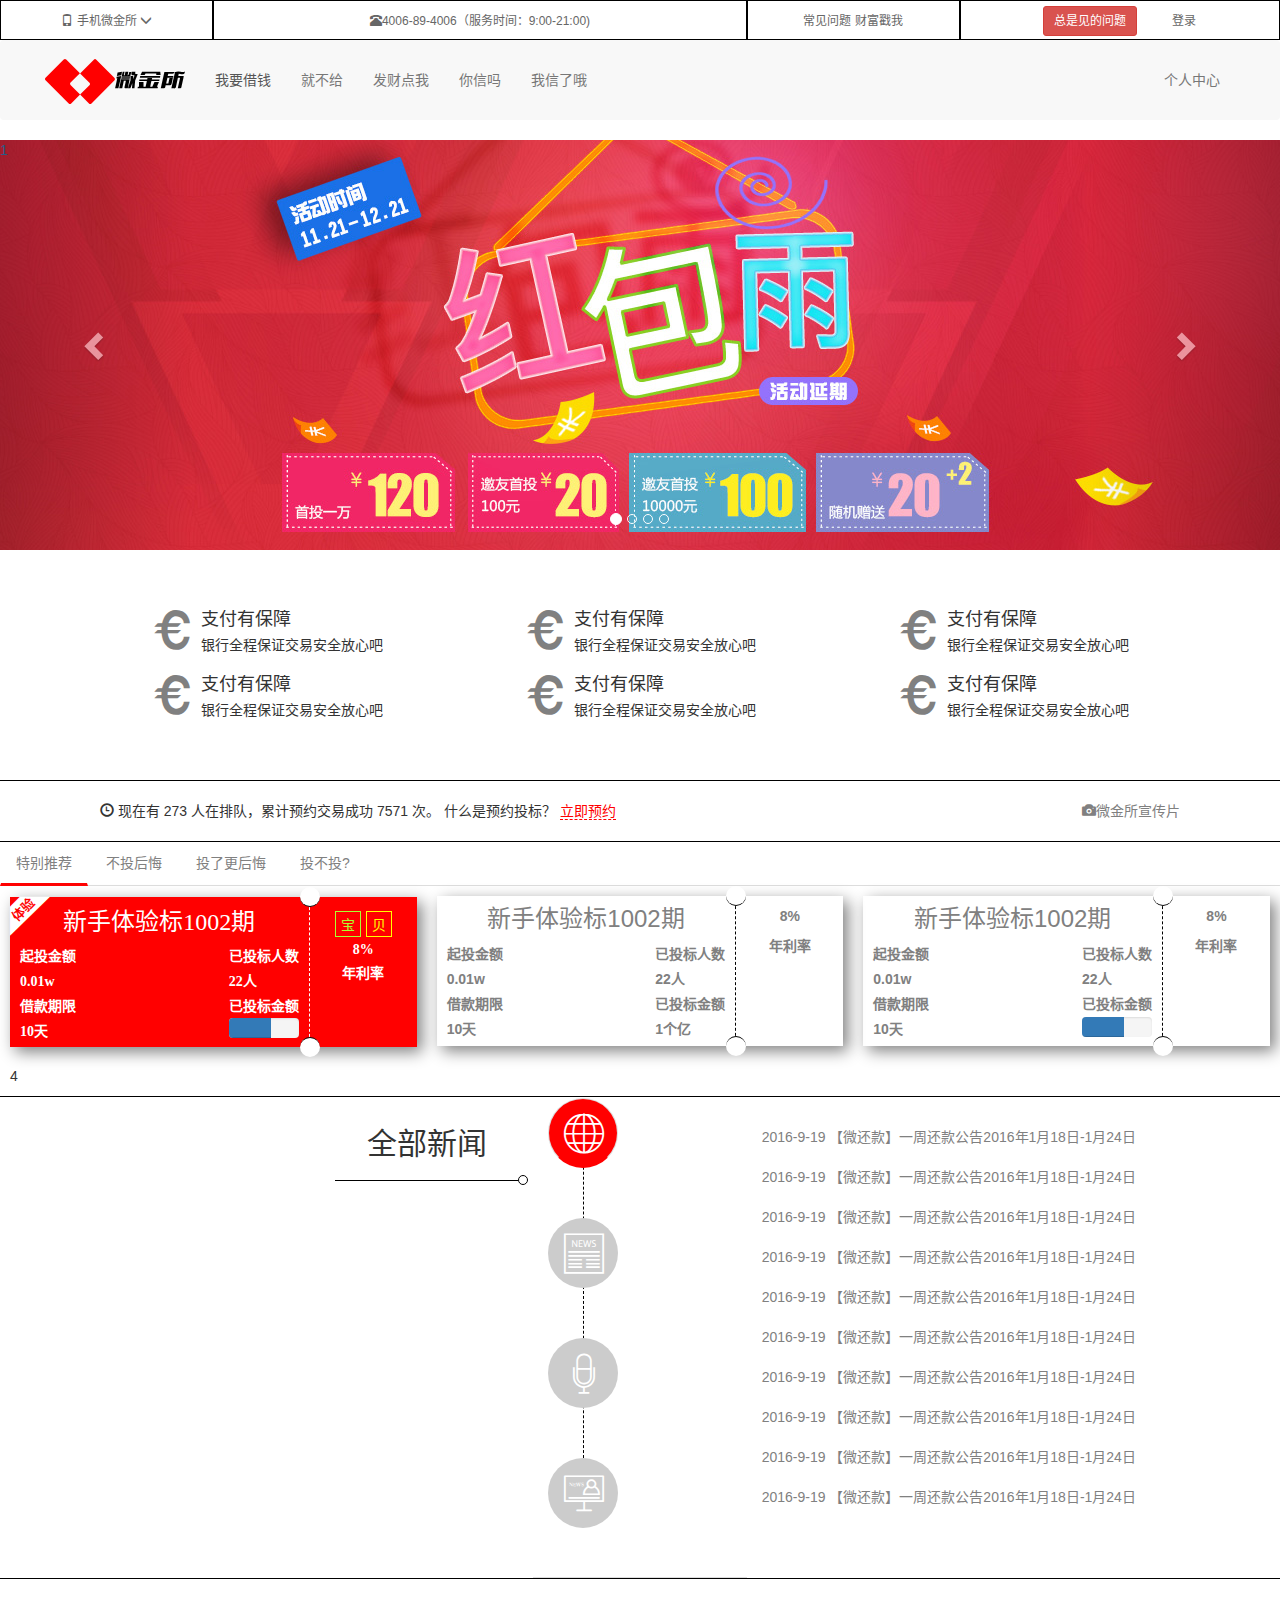
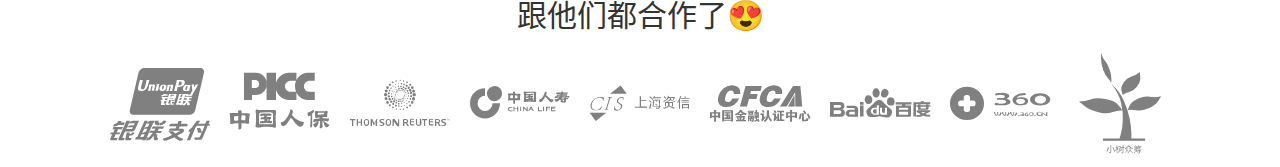
<file: index.html>
<!DOCTYPE html>
<html lang="zh-CN">

<head>
  <meta charset="utf-8">
  <!-- ie 强制按照edge 的方式去渲染页面  微软整出来的  -->
  <meta http-equiv="X-UA-Compatible" content="IE=edge">
  <!-- 视口属性  这里也可以添加 自己的 视口属性 比如禁用缩放 -->
  <meta name="viewport" content="width=device-width, initial-scale=1">
  <!-- 上述3个meta标签*必须*放在最前面，任何其他内容都*必须*跟随其后！ -->
  <title>Bootstrap 101 Template</title>

  <!-- Bootstrap -->
  <link href="lib/css/bootstrap.min.css" rel="stylesheet">
  <!-- 导入 自己的 css -->
  <link rel="stylesheet" type="text/css" href="css/index.css" />

  <!-- HTML5 shim and Respond.js for IE8 support of HTML5 elements and media queries -->
  <!-- WARNING: Respond.js doesn't work if you view the page via file:// -->
  <!--emmet语法 cc:ie6-->
  <!-- 第一个 js 是html5中新语义标签的 兼容性 -->
  <!-- 响应式 依托于 哪个技术 媒体查询
      respond.min.js 解决 低版本ie中 的 媒体查询兼容性问题
      使用默认的 cdn服务即可
      商业网站 上线以后 一定是互联网环境
   -->

  <!--[if lt IE 9]>
      <script src="https://cdn.bootcss.com/html5shiv/3.7.3/html5shiv.min.js"></script>
      <script src="https://cdn.bootcss.com/respond.js/1.4.2/respond.min.js"></script>
    <![endif]-->
</head>

<body>
  <!-- 添加响应式工具类 -->
  <!-- 顶部通栏 -->
  <header class='visible-lg'>
    <!-- 容器 row col -->
    <div class="container-fluid">
      <div class="row">
        <div class="col-lg-2">
          <a href="javascript:void(0)"><span class='glyphicon glyphicon-phone'></span> 手机微金所 <span class='glyphicon glyphicon-menu-down'></span>
          <img src="images/code.jpg" alt=""></a>
        </div>
        <div class="col-lg-5">
          <a href="javascript:void(0)"><span class='glyphicon glyphicon-phone-alt'></span>4006-89-4006（服务时间：9:00-21:00)</a>
        </div>
        <div class="col-lg-2">
          <a href="javascript:void(0)">常见问题</a>
          <a href="javascript:void(0)">财富戳我</a>
        </div>
        <div class="col-lg-3">
          <input class='btn btn-danger btn-sm' type="button" value='总是见的问题'> &nbsp; &nbsp; &nbsp; &nbsp;
          <a href="javascript:void(0)">登录</a>
        </div>
      </div>
    </div>
  </header>

  <!-- 导航栏 -->
  <nav id='wjs-navbar' class=" navbar navbar-default">
    <div class="container-fluid">
      <!-- Brand and toggle get grouped for better mobile display -->
      <div class="navbar-header">
        <button type="button" class="navbar-toggle collapsed" data-toggle="collapse" data-target="#bs-example-navbar-collapse-1"
          aria-expanded="false">
        <span class="sr-only">Toggle navigation</span>
        <span class="icon-bar"></span>
        <span class="icon-bar"></span>
        <span class="icon-bar"></span>
      </button>
        <a class="navbar-brand" href="#">
          <!-- 微金所的 字体图标 -->
          <span class='wjsfont wjsfont-logo'></span>
          <span class='wjsfont wjsfont-name'></span>
        </a>
      </div>

      <!-- Collect the nav links, forms, and other content for toggling -->
      <div class="collapse navbar-collapse" id="bs-example-navbar-collapse-1">
        <ul class="nav navbar-nav">
          <li class="active"><a href="#">我要借钱 <span class="sr-only">(current)</span></a></li>
          <li><a href="#">就不给</a></li>
          <li><a href="#">发财点我</a></li>
          <li><a href="#">你信吗</a></li>
          <li><a href="#">我信了哦</a></li>

        </ul>

        <ul class="nav navbar-nav navbar-right visible-lg visible-md">
          <li><a href="#">个人中心</a></li>
        </ul>
      </div>
      <!-- /.navbar-collapse -->
    </div>
    <!-- /.container-fluid -->
  </nav>


  <!-- 轮播图 -->
  <div id="carousel-example-generic" class="carousel slide wjs-banner" data-ride="carousel">
    <!-- Indicators -->
    <ol class="carousel-indicators">
      <li data-target="#carousel-example-generic" data-slide-to="0" class="active"></li>
      <li data-target="#carousel-example-generic" data-slide-to="1"></li>
      <li data-target="#carousel-example-generic" data-slide-to="2"></li>
      <li data-target="#carousel-example-generic" data-slide-to="3"></li>
    </ol>

    <!-- Wrapper for slides -->
    <div class="carousel-inner" role="listbox">
      <div class="item active">
        <!-- 只在 桌面端 显示 -->
        <a class='pc-bg-a hidden-xs' href="javascript:void(0)">1</a>

        <!-- 移动端的 图片 只在小屏幕 手机中看到 -->
        <a class='visible-xs' href="javascript:void(0)">
          <img src="images/slide_01_640x340.jpg" alt="">
        </a>
      </div>
      <div class="item">
        <!-- 只在 桌面端 显示 -->
        <a class='pc-bg-b hidden-xs' href="javascript:void(0)">2</a>
        <!-- 移动端的 图片 只在小屏幕 手机中看到 -->
        <a class='visible-xs' href="javascript:void(0)">
          <img src="images/slide_02_640x340.jpg" alt="">
        </a>
      </div>
      <div class="item">
        <!-- 只在 桌面端 显示 -->
        <a class='pc-bg-c hidden-xs' href="javascript:void(0)">3</a>
        <!-- 移动端的 图片 只在小屏幕 手机中看到 -->
        <a class='visible-xs' href="javascript:void(0)">
          <img src="images/slide_03_640x340.jpg" alt="">
        </a>
      </div>
      <div class="item">
        <!-- 只在 桌面端 显示 -->
        <a class='pc-bg-d hidden-xs' href="javascript:void(0)">4</a>
        <!-- 移动端的 图片 只在小屏幕 手机中看到 -->
        <a class='visible-xs' href="javascript:void(0)">
          <img src="images/slide_04_640x340.jpg" alt="">
        </a>
      </div>
    </div>

    <!-- Controls -->
    <a class="left carousel-control" href="#carousel-example-generic" role="button" data-slide="prev">
      <span class="glyphicon glyphicon-chevron-left" aria-hidden="true"></span>
      <span class="sr-only">Previous</span>
    </a>
    <a class="right carousel-control" href="#carousel-example-generic" role="button" data-slide="next">
      <span class="glyphicon glyphicon-chevron-right" aria-hidden="true"></span>
      <span class="sr-only">Next</span>
    </a>
  </div>

  <!-- 保障区域
      响应式工具类 在最小的屏幕下隐藏
   -->
  <div class="wjs-protect hidden-xs">
    <div class="container-fluid">
      <div class="row">
        <!-- 在中等屏幕 以及 大屏幕 都是 一行 3个 -->
        <div class="col-md-4 col-sm-6">
          <div class="media">
            <div class="media-left">
              <a href="#" class='glyphicon glyphicon-euro'>
              </a>
            </div>
            <div class="media-body">
              <h4 class="media-heading">支付有保障</h4>
              银行全程保证交易安全放心吧
            </div>
          </div>
        </div>
        <div class="col-md-4 col-sm-6">
          <div class="media">
            <div class="media-left">
              <a href="#" class='glyphicon glyphicon-euro'>
              </a>
            </div>
            <div class="media-body">
              <h4 class="media-heading">支付有保障</h4>
              银行全程保证交易安全放心吧
            </div>
          </div>
        </div>
        <div class="col-md-4 col-sm-6">
          <div class="media">
            <div class="media-left">
              <a href="#" class='glyphicon glyphicon-euro'>
              </a>
            </div>
            <div class="media-body">
              <h4 class="media-heading">支付有保障</h4>
              银行全程保证交易安全放心吧
            </div>
          </div>
        </div>
        <div class="col-md-4 col-sm-6">
          <div class="media">
            <div class="media-left">
              <a href="#" class='glyphicon glyphicon-euro'>
              </a>
            </div>
            <div class="media-body">
              <h4 class="media-heading">支付有保障</h4>
              银行全程保证交易安全放心吧
            </div>
          </div>
        </div>
        <div class="col-md-4 col-sm-6">
          <div class="media">
            <div class="media-left">
              <a href="#" class='glyphicon glyphicon-euro'>
              </a>
            </div>
            <div class="media-body">
              <h4 class="media-heading">支付有保障</h4>
              银行全程保证交易安全放心吧
            </div>
          </div>
        </div>
        <div class="col-md-4 col-sm-6">
          <div class="media">
            <div class="media-left">
              <a href="#" class='glyphicon glyphicon-euro'>
              </a>
            </div>
            <div class="media-body">
              <h4 class="media-heading">支付有保障</h4>
              银行全程保证交易安全放心吧
            </div>
          </div>
        </div>
      </div>
    </div>
  </div>


  <!-- 预约区域 
      容器类 默认为我们清除了浮动
   -->
  <div class="wjs-book container-fluid hidden-xs">
    <div class="pull-left">
      <span class='glyphicon glyphicon-time'></span> 现在有 273 人在排队，累计预约交易成功 7571 次。 什么是预约投标？
      <a href="javascript:void(0)">立即预约</a>
    </div>
    <div class="pull-right hidden-xs hidden-sm">
      <a href="javascript:void(0)"><span class='glyphicon glyphicon-camera'></span>微金所宣传片</a>
    </div>
  </div>

  <!--  优惠券区域 考虑权重 这里使用id-->
  <div id='wjs-tickets'>
    <!-- Nav tabs -->
    <!--  使用id建立联系 -->
    <ul class="nav nav-tabs" role="tablist">
      <li role="presentation" class="active"><a href="#section1" aria-controls="home" role="tab" data-toggle="tab">特别推荐</a></li>
      <li role="presentation"><a href="#section2" aria-controls="profile" role="tab" data-toggle="tab">不投后悔</a></li>
      <li role="presentation"><a href="#section3" aria-controls="messages" role="tab" data-toggle="tab">投了更后悔</a></li>
      <li role="presentation"><a href="#section4" aria-controls="settings" role="tab" data-toggle="tab">投不投?</a></li>
    </ul>

    <!-- Tab panes -->
    <div class="tab-content">
      <!-- 很多张 优惠券 -->
      <div role="tabpanel" class="tab-pane active" id="section1">
        <div class="container-fluid">
          <div class="row">
            <div class="col-md-4 col-sm-6">
              <!-- 特殊的 优惠券哦 -->
              <a class='ticket special wjsfont wjsfont-e915' href="javascript:void(0)">
                <div class="ticket-left">
                  <h3>新手体验标1002期</h3>
                  <div class="left-content">
                    <div class="left">
                      <p>起投金额<br>0.01w<br>借款期限<br>10天</p>
                    </div>
                    <div class="right">
                      <p>已投标人数<br>22人<br>已投标金额</p>
                      <div class="progress">
                        <div class="progress-bar" role="progressbar" aria-valuenow="60" aria-valuemin="0" aria-valuemax="100" style="width: 60%;">
                          <span class="sr-only">60% Complete</span>
                        </div>
                      </div>
                    </div>
                  </div>
                </div>
                <div class="ticket-right">
                  <span>宝</span><span>贝</span>
                  <p>8%</p>
                  <p>年利率</p>
                </div>
              </a>
            </div>
            <div class="col-md-4 col-sm-6">
              <a class='ticket' href="javascript:void(0)">
                <div class="ticket-left">
                  <h3>新手体验标1002期</h3>
                  <div class="left-content">
                    <div class="left">
                      <p>起投金额<br>0.01w<br>借款期限<br>10天</p>
                    </div>
                    <div class="right">
                      <p>已投标人数<br>22人<br>已投标金额<br>1个亿</p>
                    </div>
                  </div>
                </div>
                <div class="ticket-right">
                  <p>8%</p>
                  <p>年利率</p>
                </div>
              </a>
            </div>
            <div class="col-md-4 col-sm-6">
              <a class='ticket' href="javascript:void(0)">
                <div class="ticket-left">
                  <h3>新手体验标1002期</h3>
                  <div class="left-content">
                    <div class="left">
                      <p>起投金额<br>0.01w<br>借款期限<br>10天</p>
                    </div>
                    <div class="right">
                      <p>已投标人数<br>22人<br>已投标金额</p>
                      <div class="progress">
                        <div class="progress-bar" role="progressbar" aria-valuenow="60" aria-valuemin="0" aria-valuemax="100" style="width: 60%;">
                          <span class="sr-only">60% Complete</span>
                        </div>
                      </div>
                    </div>
                  </div>
                </div>
                <div class="ticket-right">
                  <p>8%</p>
                  <p>年利率</p>
                </div>
              </a>
            </div>
            <div class="col-md-4 col-sm-6">4</div>
          </div>
        </div>
      </div>
      <div role="tabpanel" class="tab-pane" id="section2">..2.</div>
      <div role="tabpanel" class="tab-pane" id="section3">.3..</div>
      <div role="tabpanel" class="tab-pane" id="section4">..4.</div>
    </div>

  </div>

  <!-- wjs-news -->
  <div class="wjs-news container-fluid">
    <div class="row">
      <div class="col-md-3"></div>
      <div class="col-md-2">
        <h2>全部新闻</h2>
      </div>
      <!-- 新闻的 tab切换区域 -->
      <div class="col-md-2 container-fluid">
         <!-- 虚线 -->
        <div class="line hidden-xs hidden-sm"></div>
        <ul class="nav nav-tabs row" role="tablist">
          <li class='col-md-12 col-sm-3 col-xs-3 active' role="presentation" ><a class='wjsfont wjsfont-new01' href="#news1" aria-controls="home" role="tab" data-toggle="tab"></a></li>
          <li class='col-md-12 col-sm-3 col-xs-3' role="presentation"><a class='wjsfont wjsfont-new02' href="#news2" aria-controls="profile" role="tab" data-toggle="tab"></a></li>
          <li class='col-md-12 col-sm-3 col-xs-3' role="presentation"><a class='wjsfont wjsfont-new03' href="#news3" aria-controls="messages" role="tab" data-toggle="tab"></a></li>
          <li class='col-md-12 col-sm-3 col-xs-3' role="presentation"><a class='wjsfont wjsfont-new04' href="#news4" aria-controls="settings" role="tab" data-toggle="tab"></a></li>
        </ul>
       
      </div>
      <div class="col-md-5">
        <div class="tab-content">
          <div role="tabpanel" class="tab-pane active" id="news1">
            <!--ul>li*10>a[href='javascript:void(0)']{2016-9-19 【微还款】一周还款公告2016年1月18日-1月24日}-->
            <ul>
              <li><a href="javascript:void(0)">2016-9-19 【微还款】一周还款公告2016年1月18日-1月24日</a></li>
              <li><a href="javascript:void(0)">2016-9-19 【微还款】一周还款公告2016年1月18日-1月24日</a></li>
              <li><a href="javascript:void(0)">2016-9-19 【微还款】一周还款公告2016年1月18日-1月24日</a></li>
              <li><a href="javascript:void(0)">2016-9-19 【微还款】一周还款公告2016年1月18日-1月24日</a></li>
              <li><a href="javascript:void(0)">2016-9-19 【微还款】一周还款公告2016年1月18日-1月24日</a></li>
              <li><a href="javascript:void(0)">2016-9-19 【微还款】一周还款公告2016年1月18日-1月24日</a></li>
              <li><a href="javascript:void(0)">2016-9-19 【微还款】一周还款公告2016年1月18日-1月24日</a></li>
              <li><a href="javascript:void(0)">2016-9-19 【微还款】一周还款公告2016年1月18日-1月24日</a></li>
              <li><a href="javascript:void(0)">2016-9-19 【微还款】一周还款公告2016年1月18日-1月24日</a></li>
              <li><a href="javascript:void(0)">2016-9-19 【微还款】一周还款公告2016年1月18日-1月24日</a></li>
            </ul>
          </div>
          <div role="tabpanel" class="tab-pane" id="news2">..2.</div>
          <div role="tabpanel" class="tab-pane" id="news3">.3..</div>
          <div role="tabpanel" class="tab-pane" id="news4">..4.</div>
        </div>
      </div>
    </div>
  </div>


  <!-- 底部区域 -->
  <footer>
    <h2>跟他们都合作了😍</h2>
    <!--ul>li*9>a.wjsfont.wjsfont-partner0$[href='javascript:void(0)']-->
    <ul class='container-fluid'>
      <li><a href="javascript:void(0)" class="wjsfont wjsfont-partner01"></a></li>
      <li><a href="javascript:void(0)" class="wjsfont wjsfont-partner02"></a></li>
      <li><a href="javascript:void(0)" class="wjsfont wjsfont-partner03"></a></li>
      <li><a href="javascript:void(0)" class="wjsfont wjsfont-partner04"></a></li>
      <li><a href="javascript:void(0)" class="wjsfont wjsfont-partner05"></a></li>
      <li><a href="javascript:void(0)" class="wjsfont wjsfont-partner06"></a></li>
      <li><a href="javascript:void(0)" class="wjsfont wjsfont-partner07"></a></li>
      <li><a href="javascript:void(0)" class="wjsfont wjsfont-partner08"></a></li>
      <li><a href="javascript:void(0)" class="wjsfont wjsfont-partner09"></a></li>
    </ul>
  </footer>
</body>

</html>
<!-- jQuery (necessary for Bootstrap's JavaScript plugins) -->
<!-- Bootstrap 依托于 jQuery -->
<!--<script src="lib/js/jquery-1.12.4.min.js"></script>-->
<script src="lib/js/jquery.min.js"></script>
<!-- Include all compiled plugins (below), or include individual files as needed -->
<script src="lib/js/bootstrap.min.js"></script>
</file>
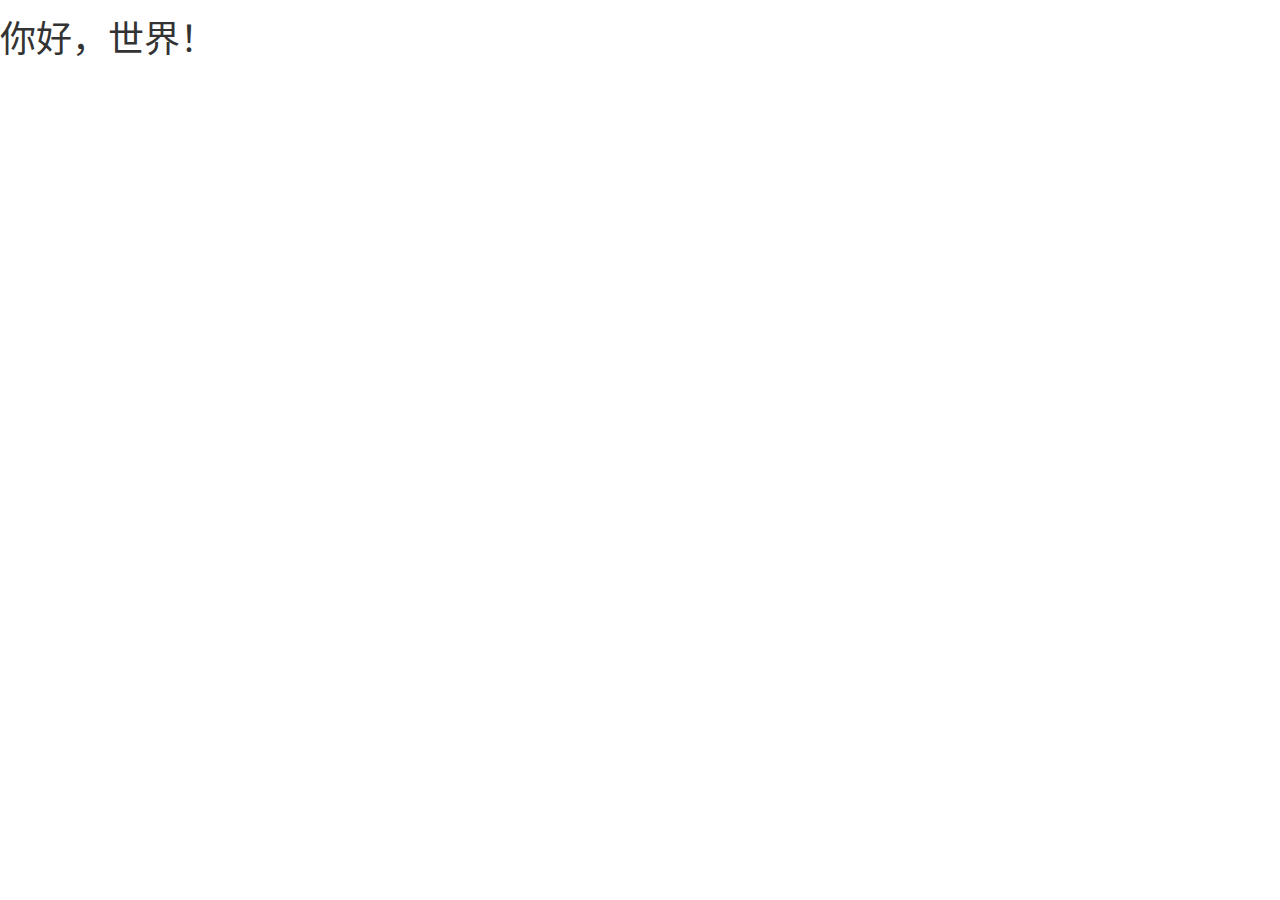
<file: 00.模板页.html>
<!DOCTYPE html>
<html lang="zh-CN">

<head>
  <meta charset="utf-8">
  <!-- ie 强制按照edge 的方式去渲染页面  微软整出来的  -->
  <meta http-equiv="X-UA-Compatible" content="IE=edge">
  <!-- 视口属性  这里也可以添加 自己的 视口属性 比如禁用缩放 -->
  <meta name="viewport" content="width=device-width, initial-scale=1">
  <!-- 上述3个meta标签*必须*放在最前面，任何其他内容都*必须*跟随其后！ -->
  <title>Bootstrap 101 Template</title>

  <!-- Bootstrap -->
  <link href="lib/css/bootstrap.min.css" rel="stylesheet">
  <!-- 导入 自己的 css -->
  <link rel="stylesheet" type="text/css" href="css/index.css" />

  <!-- HTML5 shim and Respond.js for IE8 support of HTML5 elements and media queries -->
  <!-- WARNING: Respond.js doesn't work if you view the page via file:// -->
  <!--emmet语法 cc:ie6-->
  <!-- 第一个 js 是html5中新语义标签的 兼容性 -->
  <!-- 响应式 依托于 哪个技术 媒体查询
      respond.min.js 解决 低版本ie中 的 媒体查询兼容性问题
      使用默认的 cdn服务即可
      商业网站 上线以后 一定是互联网环境
   -->

  <!--[if lt IE 9]>
      <script src="https://cdn.bootcss.com/html5shiv/3.7.3/html5shiv.min.js"></script>
      <script src="https://cdn.bootcss.com/respond.js/1.4.2/respond.min.js"></script>
    <![endif]-->
</head>

<body>
  <h1>你好，世界！</h1>


</body>

</html>
<!-- jQuery (necessary for Bootstrap's JavaScript plugins) -->
<!-- Bootstrap 依托于 jQuery -->
<!--<script src="lib/js/jquery-1.12.4.min.js"></script>-->
<script src="lib/js/jquery.min.js"></script>
<!-- Include all compiled plugins (below), or include individual files as needed -->
<script src="lib/js/bootstrap.min.js"></script>
</file>
<file: css/index.css>
@charset "UTF-8";
/* 导入 字体文件 */
@font-face {
  font-family: 'wjsfont';
  src: url("../fonts/MiFie-Web-Font.eot");
  src: url("../fonts/MiFie-Web-Font.eot?#iefix") format("embedded-opentype"), url("../fonts/MiFie-Web-Font.woff") format("woff"), url("../fonts/MiFie-Web-Font.ttf") format("truetype"), url("../fonts/MiFie-Web-Font.svg") format("svg");
}
/* 定义 使用的class */
.wjsfont {
  position: relative;
  top: 1px;
  display: inline-block;
  font-family: 'wjsfont';
  font-style: normal;
  font-weight: normal;
  line-height: 1;
}

.wjsfont-logo::before {
  content: '\e920';
}

.wjsfont-name::before {
  content: '\e921';
}

.wjsfont-e903::before {
  content: '\e903';
}

.wjsfont-e901::before {
  content: '\e901';
}

.wjsfont-e904::before {
  content: '\e904';
}

.wjsfont-e905::before {
  content: '\e905';
}

.wjsfont-e902::before {
  content: '\e902';
}

/* 添加 产品列表的 文字样式 */
.wjsfont-e915::before {
  content: '\e915';
}

.wjsfont-new01::before {
  content: "\e90e";
}

.wjsfont-new02::before {
  content: "\e90f";
}

.wjsfont-new03::before {
  content: "\e910";
}

.wjsfont-new04::before {
  content: "\e911";
}

/* 网页 最下方的 合作单位 */
.wjsfont-partner01::before {
  content: "\e946";
}

.wjsfont-partner02::before {
  content: "\e92f";
}

.wjsfont-partner03::before {
  content: "\e92e";
}

.wjsfont-partner04::before {
  content: "\e92a";
}

.wjsfont-partner05::before {
  content: "\e929";
}

.wjsfont-partner06::before {
  content: "\e931";
}

.wjsfont-partner07::before {
  content: "\e92c";
}

.wjsfont-partner08::before {
  content: "\e92b";
}

.wjsfont-partner09::before {
  content: "\e92d";
}

ul, ol {
  list-style: none;
  padding: 0;
  margin: 0;
}

header .row > div {
  border: 1px solid #000;
  height: 40px;
  text-align: center;
}
header .row > div a {
  color: #666;
  font-size: 12px;
  line-height: 40px;
}
header .row > div:nth-child(1) a {
  position: relative;
}
header .row > div:nth-child(1) a img {
  position: absolute;
  left: -20px;
  top: 30px;
  display: none;
}
header .row > div:nth-child(1) a:hover img {
  display: block;
}

#wjs-navbar {
  background-color: #F8F8F8;
  height: 80px;
  border: none;
  padding: 0 30px;
}
#wjs-navbar li a {
  line-height: 80px;
  height: 80px;
  padding-top: 0;
  padding-bottom: 0;
  background-color: transparent;
}
#wjs-navbar li a:hover {
  border-bottom: 3px solid red;
}
#wjs-navbar .navbar-brand {
  font-size: 70px;
  display: -webkit-box;
  display: -webkit-flex;
  display: -ms-flexbox;
  display: flex;
  -webkit-box-align: center;
  -webkit-align-items: center;
      -ms-flex-align: center;
          align-items: center;
  height: 80px;
}
#wjs-navbar .navbar-brand span:first-child {
  color: red;
}
#wjs-navbar .navbar-brand span:last-child {
  color: black;
}
#wjs-navbar .navbar-toggle {
  margin-top: 23px;
}

.wjs-banner .item a[class^="pc-bg"] {
  background-repeat: no-repeat;
  background-position: center;
  height: 410px;
}
.wjs-banner .item a.pc-bg-a {
  background-image: url("../images/slide_01_2000x410.jpg");
}
.wjs-banner .item a.pc-bg-b {
  background-image: url("../images/slide_02_2000x410.jpg");
}
.wjs-banner .item a.pc-bg-c {
  background-image: url("../images/slide_03_2000x410.jpg");
}
.wjs-banner .item a.pc-bg-d {
  background-image: url("../images/slide_01_2000x410.jpg");
}
.wjs-banner .item a {
  width: 100%;
  display: block;
}
.wjs-banner .item a img {
  width: 100%;
  display: block;
}

.wjs-protect {
  padding: 50px 80px;
}
.wjs-protect .row > div {
  display: -webkit-box;
  display: -webkit-flex;
  display: -ms-flexbox;
  display: flex;
  -webkit-box-pack: center;
  -webkit-justify-content: center;
      -ms-flex-pack: center;
          justify-content: center;
  padding: 10px;
}
.wjs-protect .row > div .media {
  cursor: pointer;
}
.wjs-protect .row > div .media a {
  color: gray;
  font-size: 40px;
}
.wjs-protect .row > div .media:hover {
  color: red;
  text-decoration: underline;
}
.wjs-protect .row > div .media:hover a {
  color: red;
}
.wjs-protect .row > div .media-body {
  width: auto;
}

.wjs-book {
  padding: 20px 100px;
  border-top: 1px solid #000;
  border-bottom: 1px solid #000;
}
.wjs-book .pull-left a {
  color: red;
  border-bottom: 1px dashed red;
}
.wjs-book .pull-right a {
  color: gray;
}
.wjs-book .pull-right a:hover {
  color: red;
}

#wjs-tickets .nav-tabs li.active a {
  border-color: transparent;
  border-bottom: 3px solid red;
}
#wjs-tickets .nav-tabs li.active a:hover {
  border-bottom: 3px solid red;
}
#wjs-tickets .nav-tabs li a {
  color: gray;
}
#wjs-tickets .nav-tabs li a:hover {
  background-color: transparent;
  border-color: transparent;
}
#wjs-tickets .row > div {
  padding: 10px;
}
#wjs-tickets .ticket {
  display: block;
  height: 150px;
  display: -webkit-box;
  display: -webkit-flex;
  display: -ms-flexbox;
  display: flex;
  text-decoration: none;
  color: gray;
  box-shadow: 5px 5px 15px gray;
}
#wjs-tickets .ticket .ticket-left {
  -webkit-box-flex: 1;
  -webkit-flex: 1;
      -ms-flex: 1;
          flex: 1;
  height: 100%;
}
#wjs-tickets .ticket .ticket-left h3 {
  text-align: center;
  margin: 0;
  padding: 10px 0;
}
#wjs-tickets .ticket .ticket-left .left-content {
  display: -webkit-box;
  display: -webkit-flex;
  display: -ms-flexbox;
  display: flex;
  -webkit-box-pack: justify;
  -webkit-justify-content: space-between;
      -ms-flex-pack: justify;
          justify-content: space-between;
  padding: 0 10px;
}
#wjs-tickets .ticket .ticket-left .left-content p {
  font-weight: 900;
  line-height: 25px;
  margin: 0;
}
#wjs-tickets .ticket .ticket-right {
  width: 108px;
  height: 100%;
  border-left: 1px dashed #000;
  position: relative;
}
#wjs-tickets .ticket .ticket-right p {
  text-align: center;
  font-weight: 900;
  margin: 0;
  padding-top: 10px;
}
#wjs-tickets .ticket .ticket-right::before {
  content: '';
  border-radius: 50%;
  width: 20px;
  height: 20px;
  position: absolute;
  left: -10px;
  top: -10px;
  background-color: white;
  border-bottom: 1px solid #000;
}
#wjs-tickets .ticket .ticket-right::after {
  content: '';
  border-radius: 50%;
  width: 20px;
  height: 20px;
  position: absolute;
  left: -10px;
  bottom: -10px;
  background-color: white;
  border-top: 1px solid #000;
}
#wjs-tickets .ticket.special {
  background-color: red;
  color: white;
}
#wjs-tickets .ticket.special .ticket-right {
  border-left-color: white;
}
#wjs-tickets .ticket.special::before {
  font-size: 40px;
  position: absolute;
}
#wjs-tickets .ticket.special .ticket-right {
  text-align: center;
  padding-top: 20px;
}
#wjs-tickets .ticket.special .ticket-right span {
  padding: 5px;
  border: 1px solid #000;
  color: greenyellow;
  border-color: greenyellow;
}
#wjs-tickets .ticket.special .ticket-right span:nth-child(2) {
  margin-left: 5px;
  color: yellow;
  border-color: yellow;
}

.wjs-news {
  border-top: 1px solid #000;
  border-bottom: 1px solid #000;
}
.wjs-news .row > div:nth-child(2) h2 {
  border-bottom: 1px solid #000;
  position: relative;
  text-align: center;
  padding: 10px 0 20px;
}
.wjs-news .row > div:nth-child(2) h2::before {
  content: '';
  width: 10px;
  height: 10px;
  border: 1px solid black;
  border-radius: 50%;
  position: absolute;
  right: -10px;
  bottom: -5px;
}
.wjs-news .row > div:nth-child(3) .nav-tabs li {
  margin-bottom: 50px;
}
.wjs-news .row > div:nth-child(3) .nav-tabs li a {
  width: 70px;
  height: 70px;
  border-radius: 50%;
  background-color: #ccc;
  color: white;
  font-size: 40px;
  text-align: center;
  line-height: 70px;
  padding-top: 0;
  padding-bottom: 0;
}
.wjs-news .row > div:nth-child(3) .nav-tabs li a:hover {
  background-color: red;
}
.wjs-news .row > div:nth-child(3) .nav-tabs li.active a {
  background-color: red;
}
.wjs-news .row > div:nth-child(3) .line {
  height: 70%;
  position: absolute;
  width: 1px;
  top: 30px;
  left: 50px;
  border-right: 1px dashed #000;
}
.wjs-news .row > div:nth-child(4) ul {
  padding-top: 20px;
}
.wjs-news .row > div:nth-child(4) ul li {
  padding: 10px 0;
}
.wjs-news .row > div:nth-child(4) ul li a {
  color: gray;
}

footer {
  text-align: center;
}
footer h2 {
  text-align: center;
}
footer ul {
  display: inline-block;
}
footer ul li {
  float: left;
  padding: 10px;
}
footer ul li a {
  color: gray;
  font-size: 100px;
  text-decoration: none;
}
footer ul li a:hover {
  color: gray;
  text-decoration: none;
}
</file>
